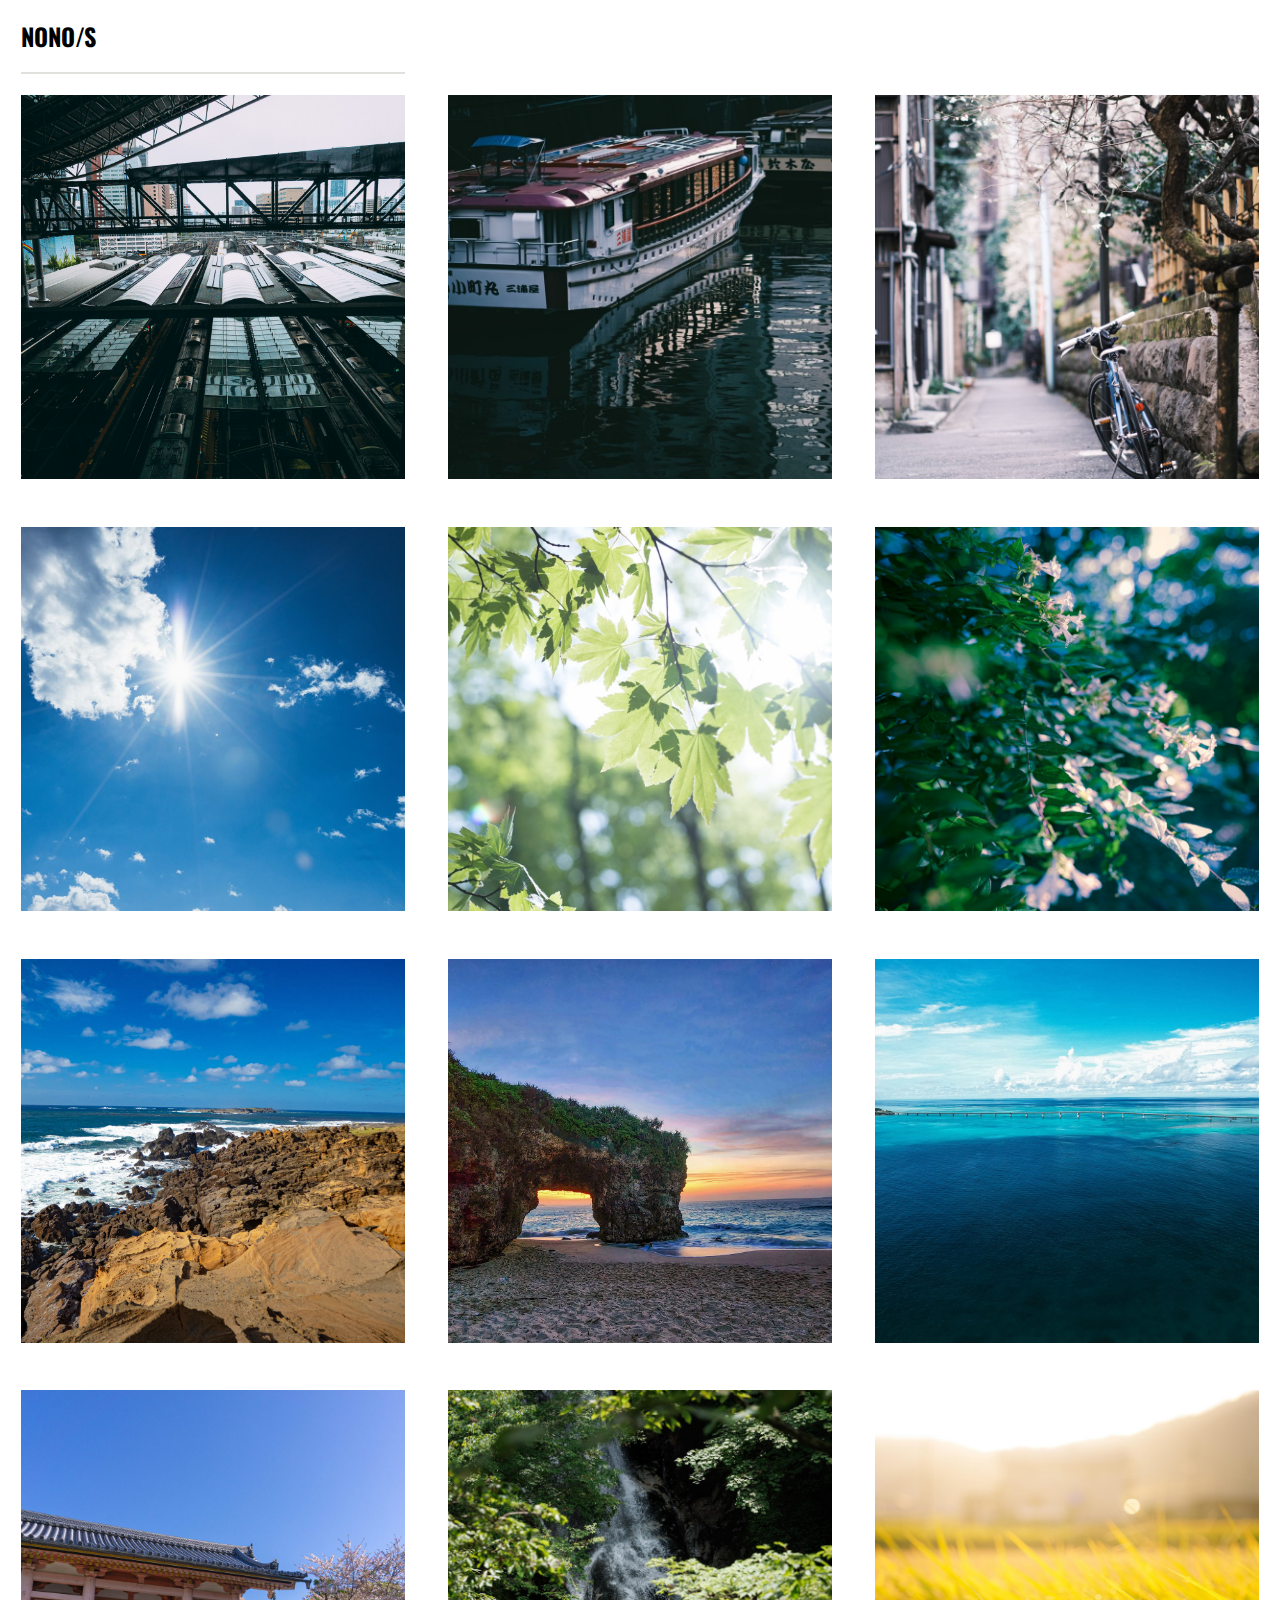
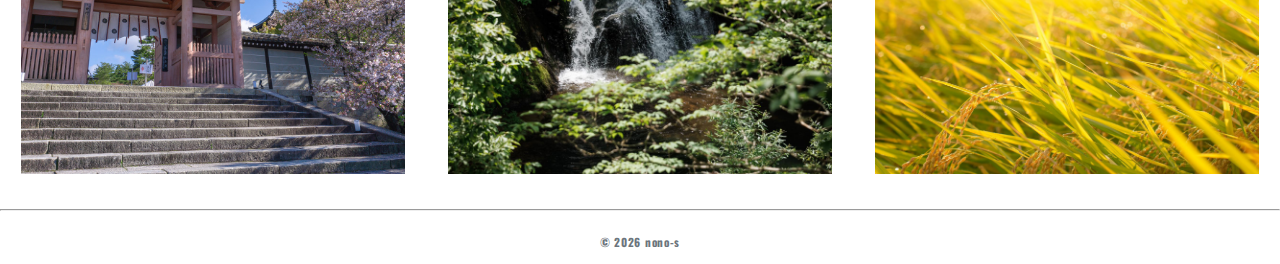
<file: section9-photographer/index.html>
<!DOCTYPE html>
<html lang="en">

<head>
    <meta charset="UTF-8">
    <meta name="viewport" content="width=device-width, initial-scale=1.0">
    <title>Nono-s Web</title>
    <link rel="preconnect" href="https://fonts.googleapis.com">
    <link rel="preconnect" href="https://fonts.gstatic.com" crossorigin>
    <link href="https://fonts.googleapis.com/css2?family=Noto+Sans+JP:wght@700&family=Oswald:wght@700&display=swap"
        rel="stylesheet">
    <link rel="stylesheet" href="./style.css">
</head>

<body>
    <header>
        <nav>Nono/s</nav>
    </header>

    <main>
        <!-- 街中の写真 -->
        <img src="./imags/001-station.jpg" alt="Stationの写真"><img src="./imags/002-travel-ship.jpg"
            alt="Travel Shipの写真"><img src="./imags/003-bicycle.jpg" alt="Bicycleの写真">

        <!-- 身近な写真 -->
        <img src="./imags/004-sky.jpg" alt="Skyの写真"><img src="./imags/005-leaf.jpg" alt="Leafの写真"><img
            src="./imags/006-flower.jpg" alt="Flowerの写真">

        <!-- 海の写真 -->
        <img src="./imags/007-coast.jpg" alt="Coastの写真"><img src="./imags/008-sandy-beach.jpg" alt="Sandy Beachの写真"><img
            src="./imags/009-bridge.jpg" alt="Bridgeの写真">

        <!-- いろんな写真 -->
        <img src="./imags/010-middle-gate.jpg" alt="Middle Gateの写真"><img src="./imags/011-waterfall.jpg"
            alt="Waterfallの写真"><img src="./imags/012-ears-of-rice.jpg" alt="Ears Of Riceの写真">
    </main>
    <footer>
        <hr>
        <p>
            <small>&copy; 2026 nono-s</small>
        </p>
    </footer>

</body>

</html>
</file>
<file: section9-photographer/style.css>
body {
    margin: 0;
    font-family: "Oswald", "Noto Sans JP", sans-serif;
    font-optical-sizing: auto;
    font-weight: 700;
    font-style: normal;
}

nav {
    margin-left:calc(10%/6);
    padding: 0.75em 0;
    width: 30%;
    font-size: 1.5em;
    text-transform: uppercase;
    border-bottom: 2px solid #e0e1dd;
}

img {
    margin: calc(10%/6);
    width: 30%;
    height: auto;
    aspect-ratio: 1 / 1;
    object-fit: cover;
}

img:nth-of-type(2) {
    object-position: top left;
}

footer p {
    margin-top: 20px;
    width: 100%;
    font-size: 0.85em;
    color: #6c757d;
    letter-spacing: 0.05em;
    text-align: center;
}
</file>
